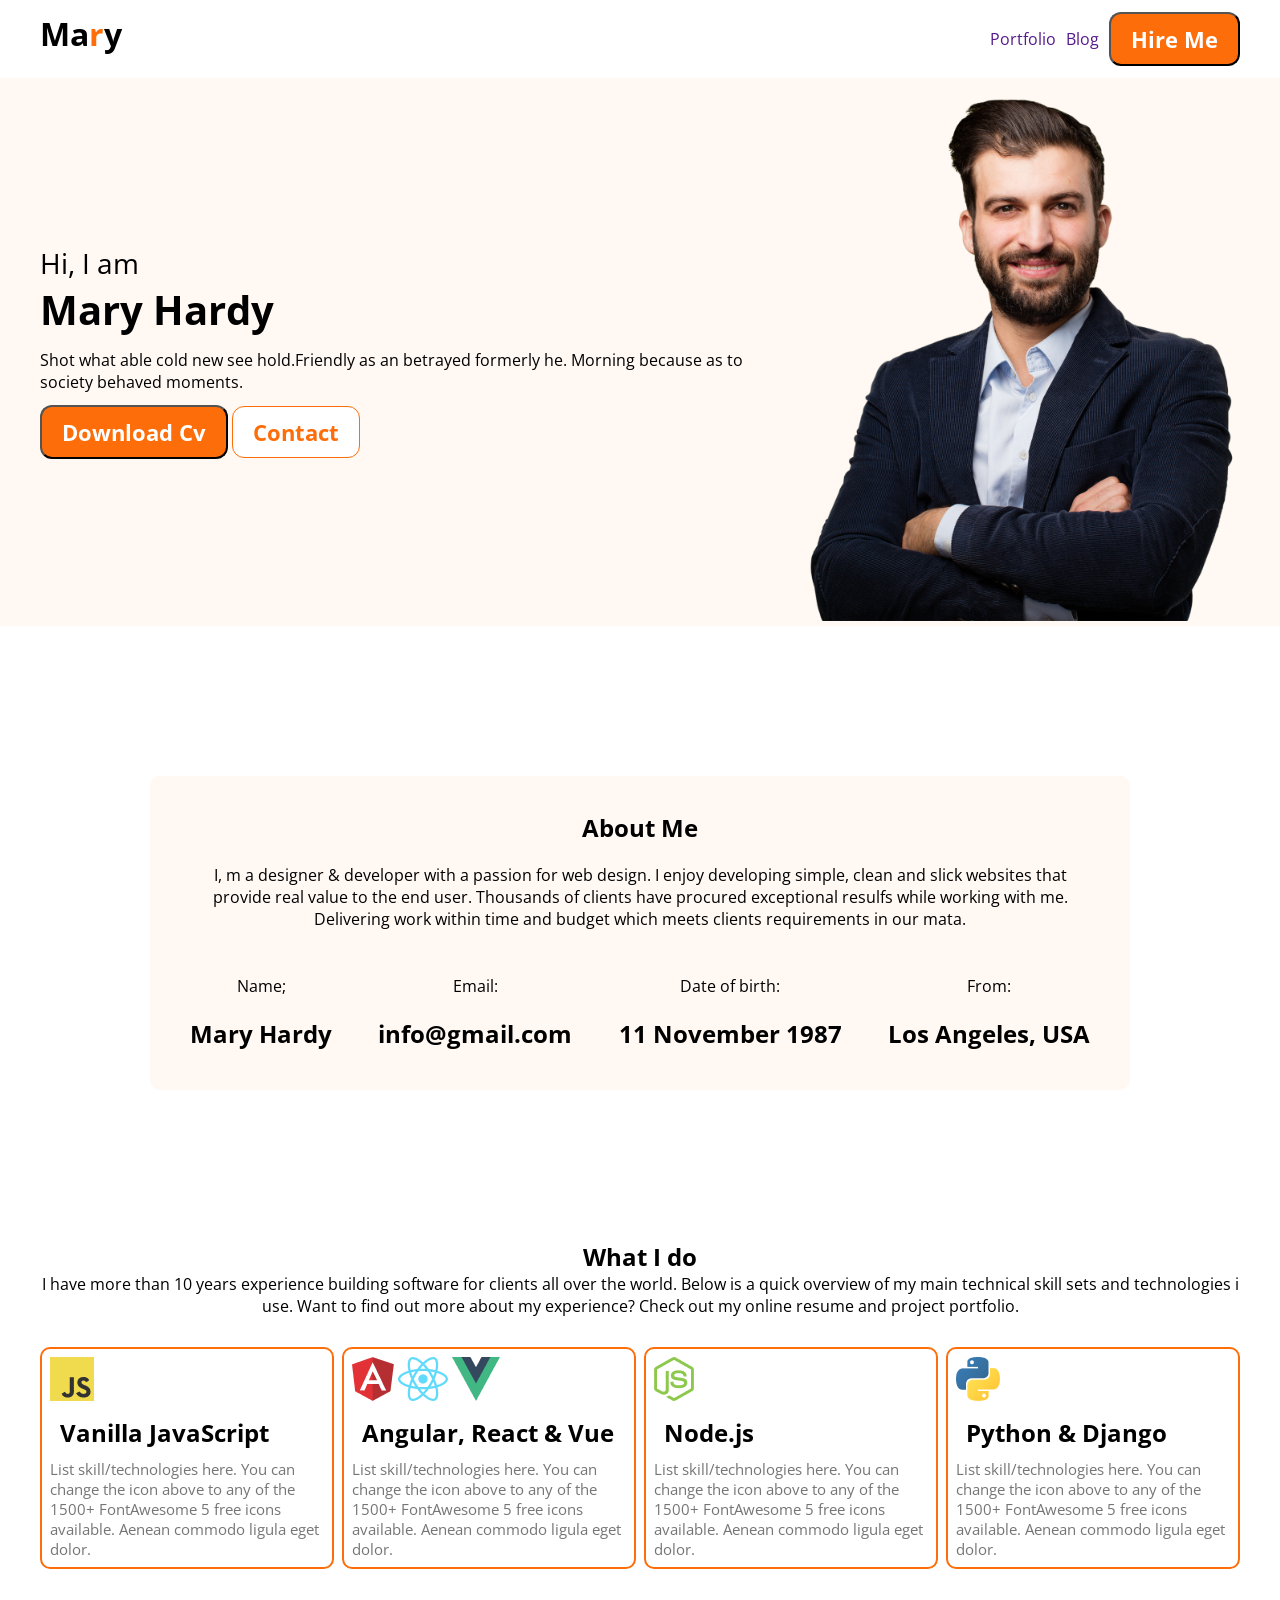
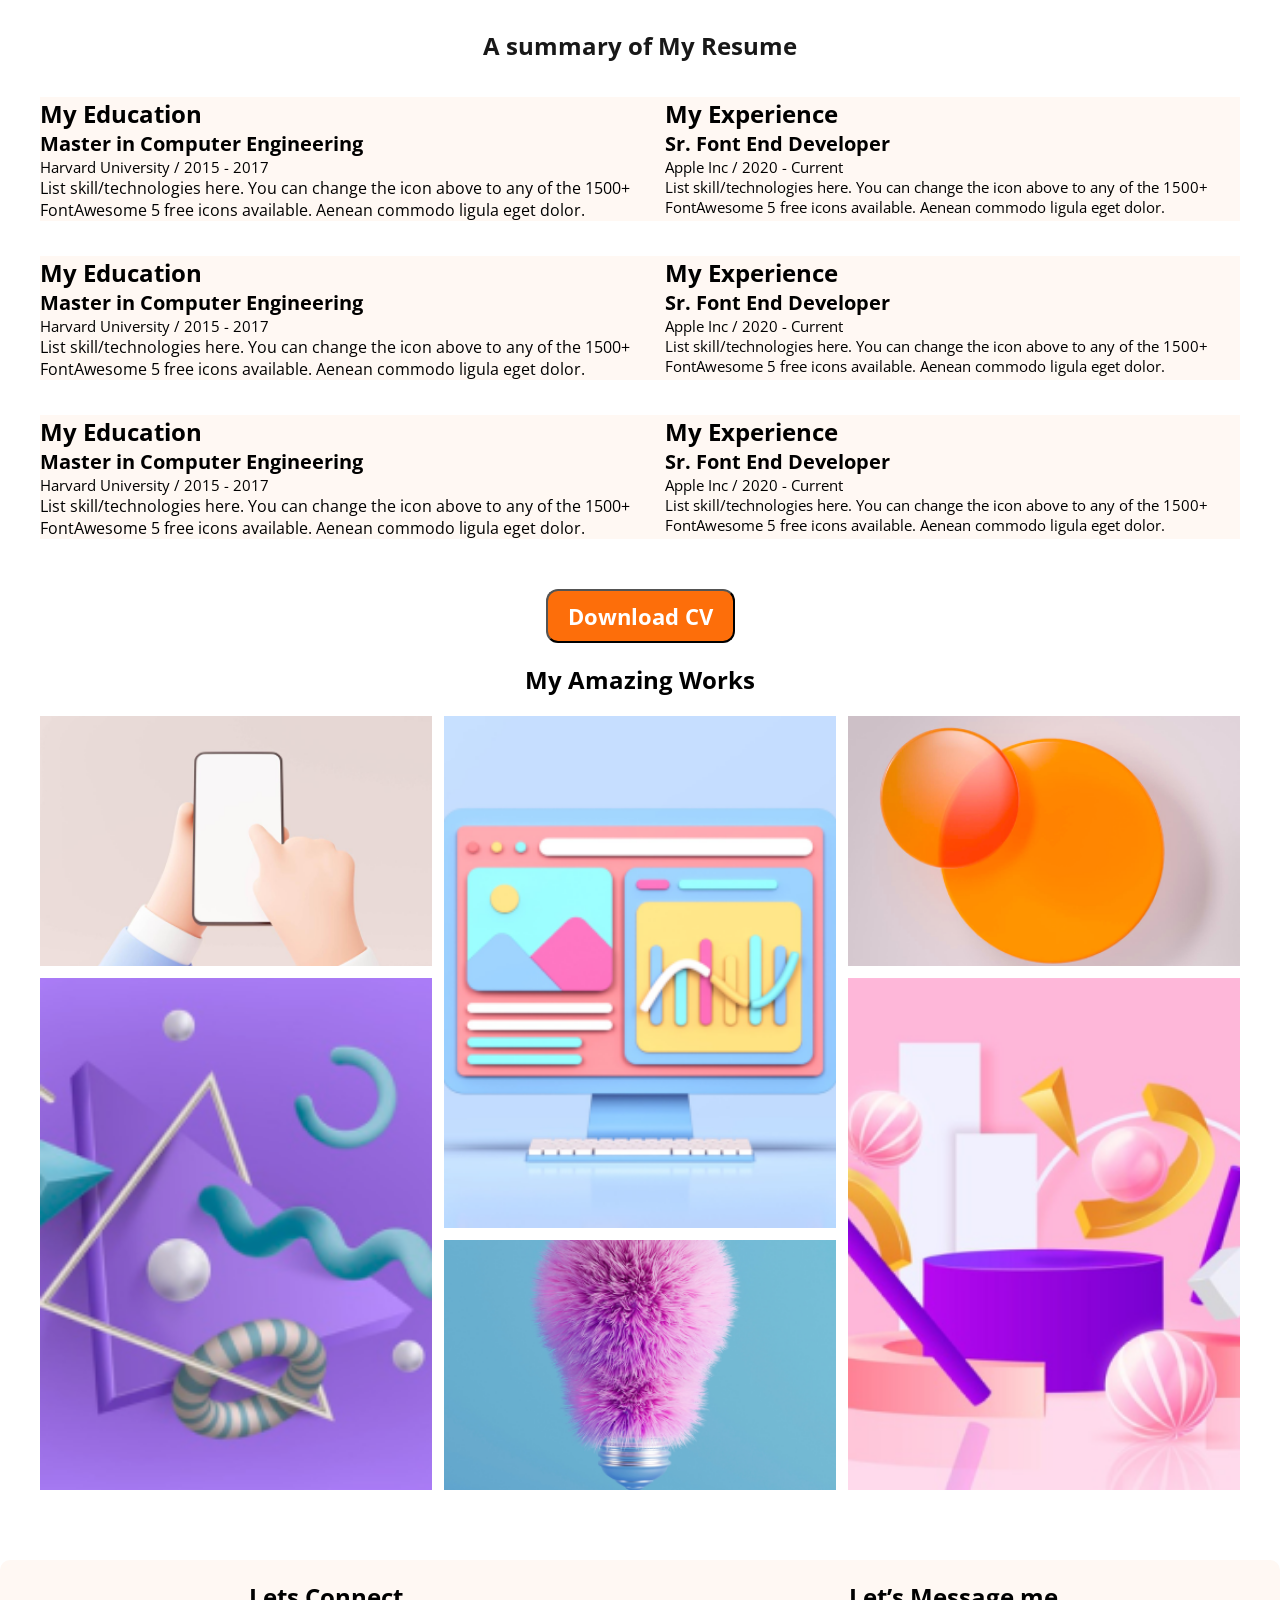
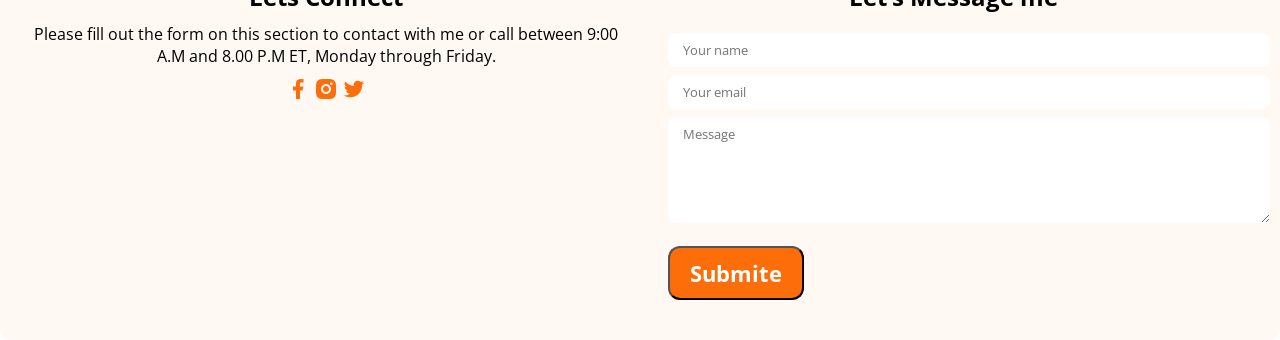
<file: index.html>
<!DOCTYPE html>
<html lang="en">

<head>
    <meta charset="UTF-8">
    <meta name="viewport" content="width=device-width, initial-scale=1.0">
    <title>Document</title>
    <link rel="stylesheet" href="./style.css">

    <!-- google font -->
    <link rel="preconnect" href="https://fonts.googleapis.com">
    <link rel="preconnect" href="https://fonts.gstatic.com" crossorigin>
    <link href="https://fonts.googleapis.com/css2?family=Open+Sans:ital,wght@0,300..800;1,300..800&display=swap"
        rel="stylesheet">
</head>


<body>
    <!-- Naveber Start -->
    <header>
        <nav class="container">
            <h2 class="logo">Ma<span class="logo-r">r</span>y</h2>
            <ul>
                <li class=""><a href=""> Portfolio</a></li>
                <li><a href=""> Blog</a></li>
                <li><button class="common-btn">Hire Me</button></li>

            </ul>
        </nav>
    </header>
    <!-- Naveber end -->

    <!-- Herow Section start-->

    <section class="herow-parent-root">
        <div class="container herow-parent">
            <!-- left -->
            <div class="hero-left">
                <p class="hero-left-p-1">Hi, I am</p>
                <h2>Mary Hardy</h2>
                <p>Shot what able cold new see hold.Friendly as an betrayed formerly he. Morning
                    because as to society
                    behaved moments.</p>
                <div class="herow-left-btn-parent">
                    <button class="common-btn ">Download Cv</button>
                    <button class="outline-btn ">Contact</button>
                </div>

            </div>

            <!-- right -->

            <div class="herow-right">
                <img src="../web-dev-portfoilo/images/hardy.png" alt="">
            </div>
        </div>
    </section>

    <!-- herow section end -->

    <!-- about section start -->
    <section class="container about-parent">
        <h2>About Me</h2>
        <P>I, m a designer & developer with a passion for web design. I enjoy developing simple, clean and slick
            websites that provide real value to the end user. Thousands of clients have procured exceptional resulfs
            while working with me. Delivering work within time and budget which meets clients requirements in our mata.
        </P>

        <div class="about-box-parent">
            <div class="box">
                <p>Name;</p>
                <h2>Mary Hardy</h2>
            </div>
            <div class="box">
                <p>Email:</p>
                <h2>info@gmail.com</h2>
            </div>
            <div class="box">
                <p>Date of birth:</p>
                <h2>11 November 1987</h2>
            </div>
            <div class="box">
                <p>From:</p>
                <h2>Los Angeles, USA</h2>
            </div>
        </div>

    </section>
    <!-- about section end -->

    <!-- what i do section -->

    <section class="what-i-do-parent container">
        <h2>
            What I do
        </h2>
        <p>I have more than 10 years experience building software for clients all over the world. Below is a quick
            overview of my main technical skill sets and technologies i use. Want to find out more about my experience?
            Check out my online resume and project portfolio.</p>

        <div class="what-i-do-card-container">
            <div class="what-i-do-card">
                <img src="./images/icons/js.png" alt="">
                <h2>Vanilla JavaScript</h2>
                <p>List skill/technologies here. You can change the icon above to any of the 1500+ FontAwesome 5 free
                    icons available. Aenean commodo ligula eget dolor.</p>
            </div>

            <div class="what-i-do-card">
                <img src="./images/icons/angular-icon-1 1.png" alt="">
                <img src="./images/icons/react.png" alt="">
                <img src="./images/icons/vue-9 1.png" alt="">
                <h2>Angular, React & Vue</h2>
                <p>List skill/technologies here. You can change the icon above to any of the 1500+ FontAwesome 5 free
                    icons available. Aenean commodo ligula eget dolor.</p>
            </div>

            <div class="what-i-do-card">
                <img src="./images/icons/nodejs.png" alt="">
                <h2>Node.js</h2>
                <p>List skill/technologies here. You can change the icon above to any of the 1500+ FontAwesome 5 free
                    icons available. Aenean commodo ligula eget dolor.</p>
            </div>

            <div class="what-i-do-card">
                <img src="./images/icons/python-5 1.png" alt="">
                <h2>Python & Django</h2>
                <p>List skill/technologies here. You can change the icon above to any of the 1500+ FontAwesome 5 free
                    icons available. Aenean commodo ligula eget dolor.</p>
            </div>

        </div>
    </section>

    <!-- resume section start -->

    <section class="container">
        <h1 class="big-tex">A summary of My Resume</h1>

        <div class="resume-parent">
            <div>
                <div>
                    <h2 class="left-h2">My Education</h2>
                    <h3>Master in Computer Engineering</h3>
                    <p>Harvard University / 2015 - 2017</p>
                    <p">List skill/technologies here. You can change the icon above
                        to any of the 1500+ FontAwesome 5 free icons available. Aenean commodo ligula eget dolor.</p>

                </div>
            </div>

            <div>
                <div>
                    <h2 class="left-h2">My Experience</h2>
                    <h3>Sr. Font End Developer</h3>
                    <p>Apple Inc / 2020 - Current</p>
                    <p>List skill/technologies here. You can change the icon above
                        to any of the 1500+ FontAwesome 5 free icons available. Aenean commodo ligula eget dolor.</p>

                </div>
            </div>

        </div>

        <div class="resume-parent">
            <div>
                <div>
                    <h2 class="left-h2">My Education</h2>
                    <h3>Master in Computer Engineering</h3>
                    <p>Harvard University / 2015 - 2017</p>
                    <p">List skill/technologies here. You can change the icon above
                        to any of the 1500+ FontAwesome 5 free icons available. Aenean commodo ligula eget dolor.</p>

                </div>
            </div>

            <div>
                <div>
                    <h2 class="left-h2">My Experience</h2>
                    <h3>Sr. Font End Developer</h3>
                    <p>Apple Inc / 2020 - Current</p>
                    <p>List skill/technologies here. You can change the icon above
                        to any of the 1500+ FontAwesome 5 free icons available. Aenean commodo ligula eget dolor.</p>

                </div>
            </div>

        </div>


        <div class="resume-parent">
            <div>
                <div>
                    <h2 class="left-h2">My Education</h2>
                    <h3>Master in Computer Engineering</h3>
                    <p>Harvard University / 2015 - 2017</p>
                    <p">List skill/technologies here. You can change the icon above
                        to any of the 1500+ FontAwesome 5 free icons available. Aenean commodo ligula eget dolor.</p>

                </div>
            </div>

            <div>
                <div>
                    <h2 class="left-h2">My Experience</h2>
                    <h3>Sr. Font End Developer</h3>
                    <p>Apple Inc / 2020 - Current</p>
                    <p>List skill/technologies here. You can change the icon above
                        to any of the 1500+ FontAwesome 5 free icons available. Aenean commodo ligula eget dolor.</p>

                </div>
            </div>

        </div>
        <div class="btn">
            <button class="common-btn">
                Download CV
            </button>
        </div>

    </section>

    <!-- resume section end-->

    <!-- my amazin work start -->

    <section class="my-amazing-parent container">
        <h2>My Amazing Works</h2>

        <div class="gallery">
            <div class="box-1">
                <img src="./images/Rectangle 8.png" alt="">
            </div>

            <div class=" box-2">
                <img src="./images/Rectangle 9.png" alt="">
            </div>

            <div class="box-3">
                <img src="./images/Rectangle 10.png" alt="">
            </div>

            <div class="box-4">
                <img src="./images/Rectangle 11.png" alt="">
            </div>

            <div class="box-5">
                <img src="./images/Rectangle 12.png" alt="">
            </div>

            <div class="box-6">
                <img src="./images/Rectangle 13.png" alt="">
            </div>
        </div>
        <!-- my amazin work end -->
    </section>

    <!-- footer -->

    <footer>
        <div class="footer-left">
            <h2>Lets Connect</h2>
            <p>Please fill out the form on this section to contact with me or call between 9:00 A.M and 8.00 P.M ET,
                Monday through Friday.</p>
            <div>
                <img src="./images/icons/facebook.png" alt="">
                <img src="./images/icons/insta.png" alt="">
                <img src="./images/icons/twitter.png" alt="">
            </div>
        </div>
        <div>
            <h2>Let’s Message me</h2>
            <form>
                <input type="text" placeholder="Your name">
                <input type="text" placeholder="Your email">
                <textarea rows="5" placeholder="Message"></textarea>
                <button class="common-btn btn-2">Submite</button>
            </form>
        </div>
    </footer>
</body>

</html>
</file>
<file: style.css>
/* reset style */

* {
  padding: 0;
  margin: 0;
  font-family: "Open Sans", sans-serif;
}
img {
  max-width: 100%;
}
/* common style */
.common-btn {
  background-color: #fd6e0a;
  padding: 10px 20px;
  border-radius: 12px;
  font-weight: bold;
  font-size: 22px;
  color: white;
  cursor: pointer;
}

.outline-btn {
  background-color: white;
  padding: 10px 20px;
  border-radius: 12px;
  font-weight: bold;
  font-size: 22px;
  color: #fd6e0a;
  border: 1px solid #fd6e0a;
  cursor: pointer;
}

.container {
  max-width: 1200px;
  margin: auto;
}

nav {
  display: flex;
  justify-content: space-between;

  padding: 12px 0;
}
.logo {
  font-weight: bold;
  font-size: 32px;
}
.logo-r {
  color: #fd6e0a;
}
ul {
  display: flex;
  justify-content: space-between;
  list-style: none;
  gap: 10px;
  align-items: center;
}

ul li a {
  text-decoration: none;
}
/* Herow Section style */
.herow-parent-root {
  background-color: #fff8f3;
}
.herow-parent {
  display: flex;
  justify-content: space-between;
  align-items: center;
  max-width: 1200px;
  margin: auto;
}

.hero-left-p-1 {
  font-size: 28px;
  font-weight: 600px;
}

.hero-left h2 {
  font-weight: bold;
  font-size: 40px;
  margin-bottom: 12px;
}

.herow-left-btn-parent {
  margin-top: 12px;
}

/* about us css */
.about-parent {
  background-color: #fff8f3;
  margin: 150px;
  border-radius: 10px;
  padding: 35px;
  text-align: center;
}

.about-parent p {
  margin: 20px 0;
}
.about-box-parent {
  display: flex;
  justify-content: space-between;
  gap: 8px;
}

.about-box-parent .box {
  background-color: #fff8f3;
  padding: 5px;
  border-radius: 5px;
  -webkit-border-radius: 5px;
  -moz-border-radius: 5px;
  -ms-border-radius: 5px;
  -o-border-radius: 5px;
}

/* <!-- what i do section css --> */

.what-i-do-parent {
  margin: 60px auto;
  text-align: center;
}

.what-i-do-card-container {
  margin-top: 30px;
  display: flex;
  justify-content: space-between;
  gap: 8px;
}

.what-i-do-card-container .what-i-do-card {
  border: 2px solid #fd6e0a;
  padding: 8px;
  border-radius: 10px;
  text-align: left;
}

.what-i-do-card-container .what-i-do-card h2 {
  margin: 10px;
  text-align: left;
}

.what-i-do-card-container .what-i-do-card p {
  color: #757575;
  font-size: 15px;
}

/* resume section */
.resume-parent {
  margin-top: 35px;
  display: flex;
  justify-content: space-between;
  background-color: #fff8f3;
}
.big-tex {
  text-align: center;
  color: #181818;
  gap: 8px;
  font-size: 30x;
}

.left-h2 {
  font-size: 35x;
}

.resume-parent h3 {
  font-size: 20px;
}

.resume-parent p {
  font-size: 15px;
}

.btn {
  margin-top: 50px;
  text-align: center;
}

/* my amazin work style  start*/

.my-amazing-parent {
  margin-top: 20px;
  text-align: center;
}

.gallery {
  margin-top: 20px;
  gap: 12px;
  display: grid;
  grid-template-columns: repeat(3, 1fr);
  grid-auto-rows: 250px;
  grid-template-areas:
    "one two three"
    "four two six"
    "four five six";
}

.gallery img {
  height: 100%;
  width: 100%;
  object-fit: cover;
}

.box-1 {
  grid-area: one;
}

.box-2 {
  grid-area: two;
}

.box-3 {
  grid-area: three;
}

.box-4 {
  grid-area: four;
}

.box-5 {
  grid-area: five;
}

.box-6 {
  grid-area: six;
}

/* footer */

footer {
  text-align: center;
  display: grid;
  grid-template-columns: repeat(2, 1fr);
  margin-top: 70px;
  justify-content: space-between;
  gap: 15px;
  background-color: #fff8f3;
  padding: 20px;
  border-radius: 10px;
}
footer form {
  padding: 20px;
}

.footer-left p {
  margin: 10px 0px;
}

footer form input,
footer form textarea {
  border: none;
  outline: none;
  background-color: white;
  padding: 8px 15px;
  border-radius: 8px;
  display: block;
  width: 100%;
  margin-bottom: 8px;
}
form {
  display: flex;
  flex-direction: column;
  align-items: flex-start;
}
.btn-2 {
  margin-top: 15px;
}
</file>
